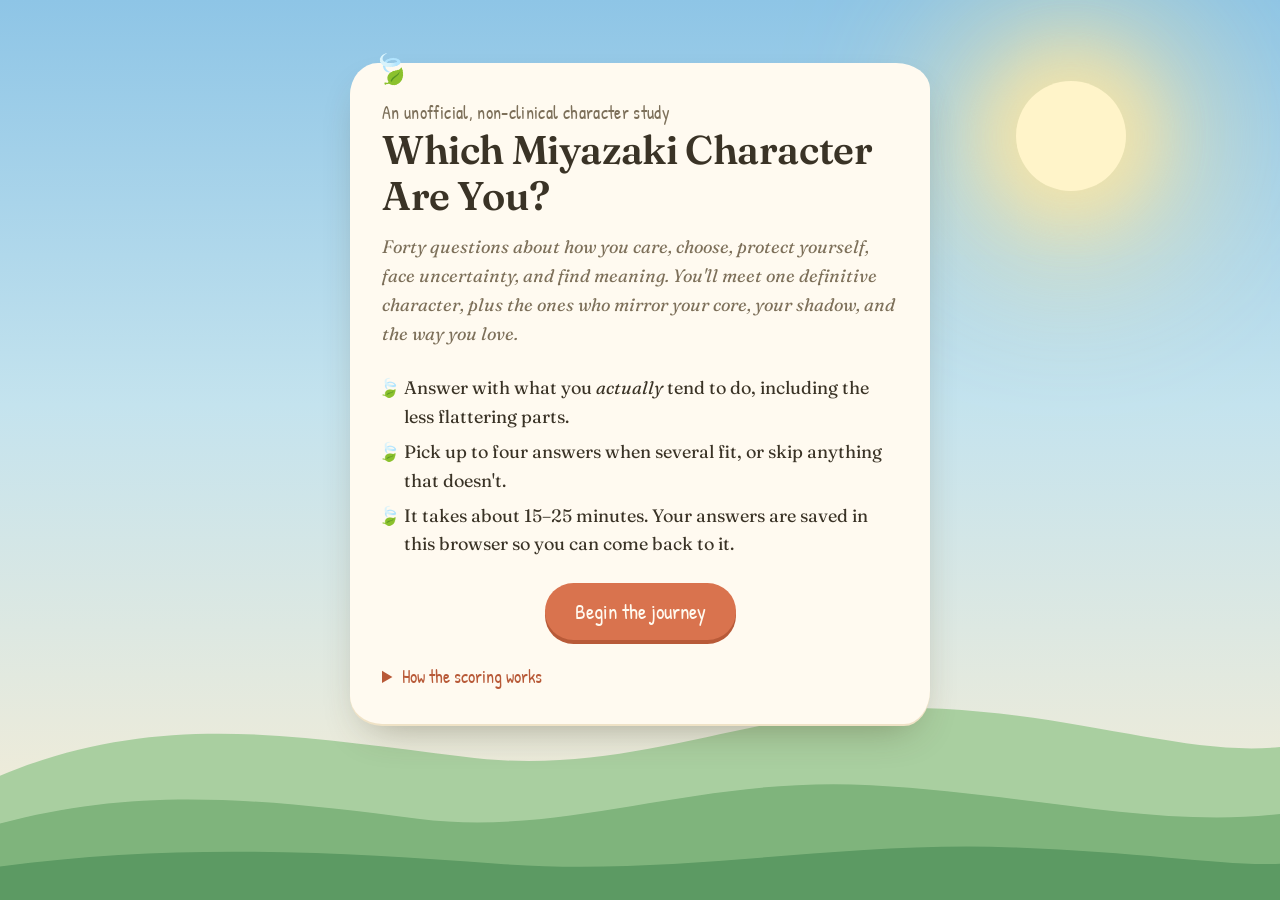
<file: index.html>
<!doctype html>
<html lang="en">
<head>
  <meta charset="utf-8">
  <meta name="viewport" content="width=device-width, initial-scale=1">
  <title>Which Miyazaki Character Are You?</title>
  <meta name="description" content="A 40-question, whimsical personality quiz that matches you to characters from the films of Hayao Miyazaki.">
  <link rel="canonical" href="https://edlyc.github.io/miyazaki-quiz/">
  <link rel="icon" href="data:image/svg+xml,<svg xmlns='http://www.w3.org/2000/svg' viewBox='0 0 100 100'><text y='.9em' font-size='90'>🍃</text></svg>">
  <meta name="theme-color" content="#8ec5e6">

  <!-- Link preview (Open Graph / social cards) -->
  <meta property="og:type" content="website">
  <meta property="og:site_name" content="Which Miyazaki Character Are You?">
  <meta property="og:title" content="Which Miyazaki Character Are You?">
  <meta property="og:description" content="A whimsical 40-question journey through how you care, choose, and find meaning. Meet your definitive character, plus your core, shadow, and relational matches.">
  <meta property="og:url" content="https://edlyc.github.io/miyazaki-quiz/">
  <meta property="og:image" content="https://edlyc.github.io/miyazaki-quiz/og-image.png">
  <meta property="og:image:width" content="1200">
  <meta property="og:image:height" content="630">
  <meta property="og:image:alt" content="Which Miyazaki Character Are You? A painted sky over green hills with a row of round character emblems.">
  <meta name="twitter:card" content="summary_large_image">
  <meta name="twitter:title" content="Which Miyazaki Character Are You?">
  <meta name="twitter:description" content="A whimsical 40-question journey. Meet your definitive Miyazaki character, plus your core, shadow, and relational matches.">
  <meta name="twitter:image" content="https://edlyc.github.io/miyazaki-quiz/og-image.png">

  <link rel="preconnect" href="https://fonts.googleapis.com">
  <link rel="preconnect" href="https://fonts.gstatic.com" crossorigin>
  <link href="https://fonts.googleapis.com/css2?family=Fraunces:ital,opsz,wght@0,9..144,400;0,9..144,600;1,9..144,400&family=Patrick+Hand&display=swap" rel="stylesheet">
  <link rel="stylesheet" href="style.css">
</head>
<body>
  <!-- Painted scenery: sky, sun/moon, drifting clouds, rolling hills, floating motes -->
  <div class="scenery" aria-hidden="true">
    <div class="sun"></div>
    <div class="stars"></div>
    <div class="cloud c1"></div>
    <div class="cloud c2"></div>
    <div class="cloud c3"></div>
    <div class="cloud c4"></div>
    <svg class="hills" viewBox="0 0 1440 320" preserveAspectRatio="none">
      <path class="hill-far" d="M0,190 C180,120 340,150 520,170 C720,195 860,110 1060,120 C1220,128 1340,170 1440,160 L1440,320 L0,320 Z"/>
      <path class="hill-mid" d="M0,240 C160,200 300,215 470,235 C640,255 780,190 980,200 C1160,209 1300,245 1440,230 L1440,320 L0,320 Z"/>
      <path class="hill-near" d="M0,285 C200,260 380,270 560,282 C760,296 940,258 1140,265 C1290,270 1380,285 1440,282 L1440,320 L0,320 Z"/>
    </svg>
    <div class="motes"></div>
  </div>

  <main id="app" aria-live="polite"></main>

  <script src="emblems.js"></script>
  <script src="app.js"></script>
</body>
</html>
</file>
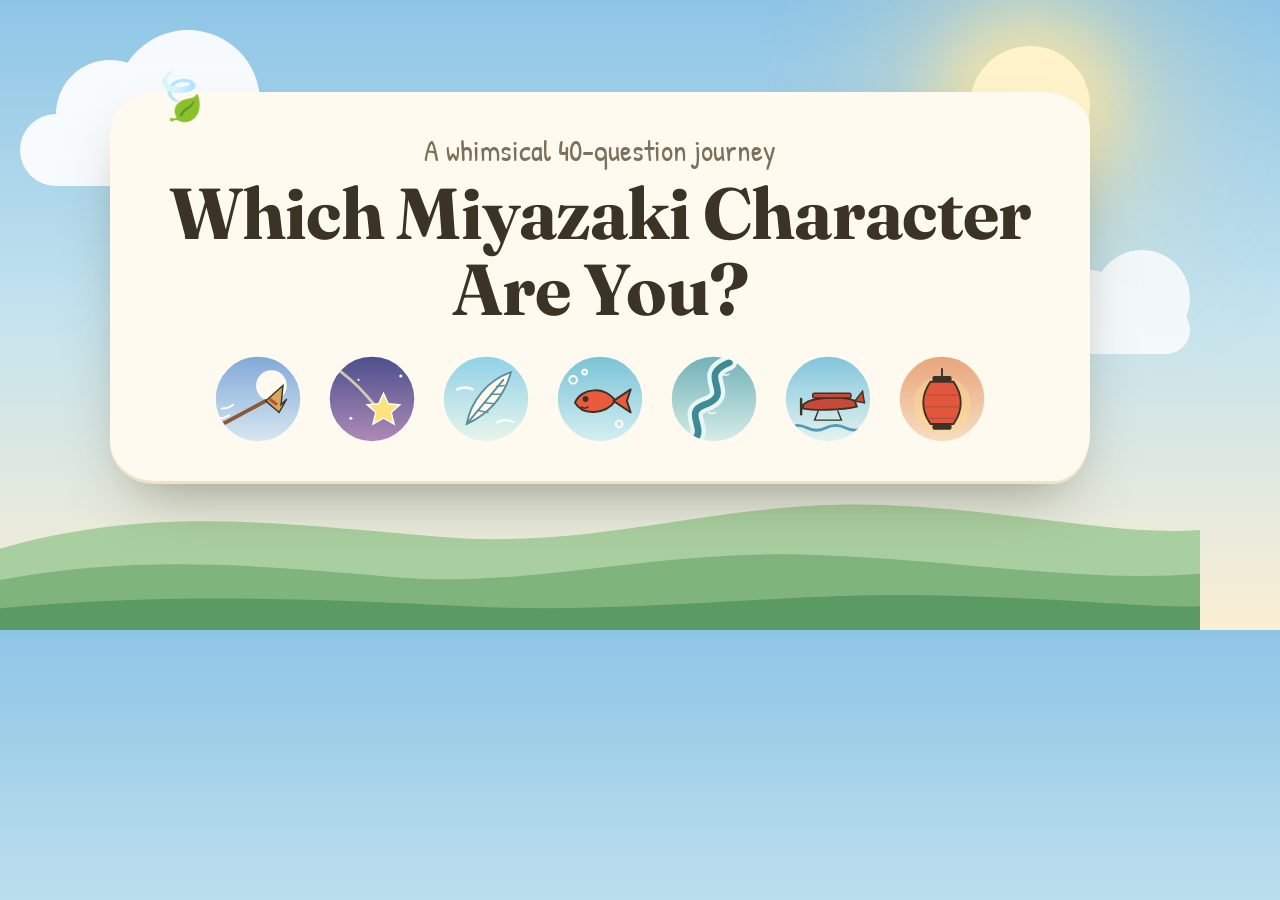
<file: tools/og-image.html>
<!doctype html>
<!-- Source for og-image.png (the link-preview card). Regenerate with:
     node tools/render-og.js -->
<html><head><meta charset="utf-8">
<link href="https://fonts.googleapis.com/css2?family=Fraunces:opsz,wght@9..144,600&family=Patrick+Hand&display=swap" rel="stylesheet">
<style>
  body { margin: 0; width: 1200px; height: 630px; overflow: hidden; position: relative;
    background: linear-gradient(180deg, #8ec5e6 0%, #c4e3ee 50%, #fbeed3 100%); font-family: "Fraunces", Georgia, serif; color: #3a3326; }
  .sun { position: absolute; top: 46px; right: 110px; width: 120px; height: 120px; border-radius: 50%; background: #fff4c9;
    box-shadow: 0 0 60px 30px rgba(255,230,160,.65), 0 0 140px 80px rgba(255,230,160,.5); }
  .cloud { position: absolute; width: 200px; height: 60px; background: #fff; border-radius: 60px; opacity: .92; }
  .cloud::before, .cloud::after { content: ""; position: absolute; background: #fff; border-radius: 50%; }
  .cloud::before { width: 90px; height: 90px; top: -45px; left: 30px; }
  .cloud::after { width: 120px; height: 120px; top: -70px; left: 80px; }
  svg.hills { position: absolute; bottom: 0; left: 0; width: 100%; height: 200px; }
  .card { position: absolute; left: 50%; top: 92px; transform: translateX(-50%); width: 900px; text-align: center;
    background: #fffaf0; border-radius: 40px 48px 36px 44px / 44px 36px 48px 40px; padding: 38px 40px 34px;
    box-shadow: 0 3px 0 #efe2c6, 0 30px 60px -24px rgba(70,60,30,.5); }
  .eyebrow { font-family: "Patrick Hand", cursive; font-size: 30px; color: #7d705a; margin: 0; }
  h1 { font-size: 72px; line-height: 1.05; margin: 6px 0 24px; letter-spacing: -.01em; }
  .row { display: flex; justify-content: center; gap: 18px; }
  .leaf { position: absolute; top: -26px; left: 40px; font-size: 48px; transform: rotate(-20deg); }
</style></head>
<body>
  <div class="sun"></div>
  <div class="cloud" style="top:120px;left:40px;transform:scale(1.2)"></div>
  <div class="cloud" style="top:300px;left:1010px;transform:scale(.8);opacity:.8"></div>
  <svg class="hills" viewBox="0 0 1440 320" preserveAspectRatio="none">
    <path fill="#a9cfa0" d="M0,190 C180,120 340,150 520,170 C720,195 860,110 1060,120 C1220,128 1340,170 1440,160 L1440,320 L0,320 Z"/>
    <path fill="#7fb47c" d="M0,240 C160,200 300,215 470,235 C640,255 780,190 980,200 C1160,209 1300,245 1440,230 L1440,320 L0,320 Z"/>
    <path fill="#5c9a63" d="M0,285 C200,260 380,270 560,282 C760,296 940,258 1140,265 C1290,270 1380,285 1440,282 L1440,320 L0,320 Z"/>
  </svg>
  <div class="card">
    <div class="leaf">🍃</div>
    <p class="eyebrow">A whimsical 40-question journey</p>
    <h1>Which Miyazaki Character<br>Are You?</h1>
    <div class="row" id="row"></div>
  </div>
  <script src="../emblems.js"></script>
  <script>
    for (const id of ["kiki", "howl", "nausicaa", "ponyo", "haku", "porco", "chihiro"])
      document.getElementById("row").insertAdjacentHTML("beforeend", emblemSVG(id, 96));
  </script>
</body></html>
</file>
<file: style.css>
/* ── Palette: watercolor daytime sky; twilight in dark mode ── */
:root {
  --sky-top: #8ec5e6;
  --sky-mid: #c4e3ee;
  --sky-low: #fbeed3;
  --sun: #fff4c9;
  --sun-glow: rgba(255, 230, 160, .65);
  --cloud: #ffffff;
  --hill-far: #a9cfa0;
  --hill-mid: #7fb47c;
  --hill-near: #5c9a63;
  --mote: rgba(255, 252, 230, .95);

  --paper: #fffaf0;
  --paper-edge: #efe2c6;
  --ink: #3a3326;
  --muted: #7d705a;
  --accent: #d9734e;      /* warm terracotta roof-tile */
  --accent-deep: #b85a38;
  --accent-ink: #fffaf0;
  --leaf: #6ea46b;
  --answer: #fffdf7;
  --answer-hover: #fff1dc;
  --shadow: 0 2px 0 var(--paper-edge), 0 18px 40px -18px rgba(70, 60, 30, .45);
}
@media (prefers-color-scheme: dark) {
  :root {
    --sky-top: #1c2348;
    --sky-mid: #3b3f73;
    --sky-low: #a86f7d;
    --sun: #f6f0d6;
    --sun-glow: rgba(240, 235, 200, .35);
    --cloud: #8d8fb8;
    --hill-far: #3d5a59;
    --hill-mid: #2c4744;
    --hill-near: #1f3532;
    --mote: rgba(220, 255, 150, .95); /* fireflies */

    --paper: #2b2a3d;
    --paper-edge: #1d1c2b;
    --ink: #f1ead8;
    --muted: #b9b1c9;
    --accent: #f0a06e;
    --accent-deep: #d9824f;
    --accent-ink: #231f2e;
    --leaf: #9bcf91;
    --answer: #34334a;
    --answer-hover: #3f3d58;
    --shadow: 0 2px 0 var(--paper-edge), 0 18px 40px -18px rgba(0, 0, 0, .7);
  }
}

* { box-sizing: border-box; }
html { min-height: 100%; }
body {
  margin: 0;
  min-height: 100vh;
  color: var(--ink);
  background: linear-gradient(180deg, var(--sky-top) 0%, var(--sky-mid) 45%, var(--sky-low) 100%) fixed;
  background-color: var(--sky-mid);
  font: 18px/1.6 "Fraunces", Georgia, serif;
  display: flex;
  justify-content: center;
  align-items: flex-start;
  padding: 7vh 16px 160px;
  overflow-x: hidden;
}

/* ── Scenery ── */
.scenery { position: fixed; inset: 0; z-index: 0; pointer-events: none; overflow: hidden; }

.sun {
  position: absolute; top: 9%; right: 12%;
  width: 110px; height: 110px; border-radius: 50%;
  background: var(--sun);
  box-shadow: 0 0 60px 30px var(--sun-glow), 0 0 140px 80px var(--sun-glow);
}
.stars { display: none; }
@media (prefers-color-scheme: dark) {
  .sun { width: 80px; height: 80px; box-shadow: inset -18px -6px 0 0 rgba(0,0,0,.08), 0 0 50px 18px var(--sun-glow); }
  .stars {
    display: block; position: absolute; inset: 0 0 40% 0;
    background-image:
      radial-gradient(1.5px 1.5px at 12% 18%, #fff 50%, transparent 51%),
      radial-gradient(1px 1px at 28% 8%, #fff 50%, transparent 51%),
      radial-gradient(1.5px 1.5px at 42% 26%, #fff 50%, transparent 51%),
      radial-gradient(1px 1px at 58% 12%, #fff 50%, transparent 51%),
      radial-gradient(2px 2px at 70% 30%, #fff 50%, transparent 51%),
      radial-gradient(1px 1px at 84% 6%, #fff 50%, transparent 51%),
      radial-gradient(1.5px 1.5px at 92% 22%, #fff 50%, transparent 51%),
      radial-gradient(1px 1px at 6% 34%, #fff 50%, transparent 51%),
      radial-gradient(1px 1px at 35% 40%, #fff 50%, transparent 51%),
      radial-gradient(1.5px 1.5px at 78% 44%, #fff 50%, transparent 51%);
    animation: twinkle 4s ease-in-out infinite alternate;
  }
}

/* Puffy clouds built from overlapping circles */
.cloud {
  position: absolute; left: -260px;
  width: 200px; height: 60px;
  background: var(--cloud); border-radius: 60px;
  opacity: .9; filter: blur(.4px);
  animation: drift linear infinite;
}
.cloud::before, .cloud::after {
  content: ""; position: absolute; background: var(--cloud); border-radius: 50%;
}
.cloud::before { width: 90px; height: 90px; top: -45px; left: 30px; }
.cloud::after  { width: 120px; height: 120px; top: -70px; left: 80px; }
.c1 { top: 14%; transform: scale(1.1); animation-duration: 95s; animation-delay: -20s; }
.c2 { top: 32%; transform: scale(.7);  animation-duration: 130s; animation-delay: -80s; opacity: .75; }
.c3 { top: 6%;  transform: scale(.55); animation-duration: 160s; animation-delay: -40s; opacity: .7; }
.c4 { top: 46%; transform: scale(.9);  animation-duration: 115s; animation-delay: -100s; opacity: .6; }

.hills { position: absolute; bottom: 0; left: 0; width: 100%; height: 34vh; min-height: 180px; }
.hill-far  { fill: var(--hill-far); }
.hill-mid  { fill: var(--hill-mid); }
.hill-near { fill: var(--hill-near); }

/* Floating motes (daylight dandelion fluff / night fireflies) — positions set in JS */
.motes span {
  position: absolute; bottom: -10px;
  width: 6px; height: 6px; border-radius: 50%;
  background: var(--mote);
  box-shadow: 0 0 8px 2px var(--mote);
  opacity: 0;
  animation: float-up linear infinite;
}

/* ── Card ── */
main {
  position: relative; z-index: 1;
  width: 100%; max-width: 580px;
  background: var(--paper);
  border-radius: 28px 34px 26px 32px / 32px 26px 34px 28px; /* slightly hand-cut */
  box-shadow: var(--shadow);
  padding: 36px 32px 32px;
}
main::before { /* little leaf sprig tucked on the corner */
  content: "🍃"; position: absolute; top: -18px; left: 22px; font-size: 30px;
  transform: rotate(-20deg); animation: sway 5s ease-in-out infinite;
}
.screen { animation: bloom .5s cubic-bezier(.2, .8, .3, 1.2) both; }

h1, h2 { font-weight: 600; letter-spacing: -.01em; }
h1 { font-size: clamp(1.9rem, 6vw, 2.5rem); line-height: 1.15; margin: 0 0 14px; }
h2 { font-size: clamp(1.3rem, 4.5vw, 1.55rem); line-height: 1.3; margin: 6px 0 22px; }
.intro { color: var(--muted); font-style: italic; margin: 0 0 26px; }
.count, .film, .eyebrow {
  font-family: "Patrick Hand", "Comic Sans MS", cursive;
  color: var(--muted); font-size: 1.1rem; margin: 0; letter-spacing: .02em;
}
.film { color: var(--leaf); font-size: 1.2rem; margin-bottom: 14px; }

/* ── Buttons ── */
button {
  font: inherit; cursor: pointer; color: inherit;
  border: none; border-radius: 999px; padding: 14px 24px;
  transition: transform .2s cubic-bezier(.3, 1.6, .5, 1), background .2s, box-shadow .2s;
}
button:focus-visible { outline: 3px dashed var(--accent); outline-offset: 3px; }
.primary {
  background: var(--accent); color: var(--accent-ink);
  font-family: "Patrick Hand", cursive; font-size: 1.3rem; padding: 12px 30px;
  box-shadow: 0 4px 0 var(--accent-deep);
}
.primary:hover { transform: translateY(-3px) rotate(-1deg); box-shadow: 0 7px 0 var(--accent-deep); }
.primary:active { transform: translateY(2px); box-shadow: 0 1px 0 var(--accent-deep); }
.secondary {
  background: transparent; font-family: "Patrick Hand", cursive; font-size: 1.3rem;
  box-shadow: inset 0 0 0 2px var(--paper-edge);
}
.secondary:hover { transform: translateY(-2px) rotate(1deg); }

.answers { display: grid; gap: 12px; }
.answer {
  text-align: left; background: var(--answer);
  border-radius: 20px 24px 18px 22px;
  box-shadow: 0 0 0 2px var(--paper-edge), 0 3px 0 2px var(--paper-edge);
  padding: 15px 20px 15px 48px; position: relative;
  animation: bloom .45s cubic-bezier(.2, .8, .3, 1.2) both;
}
.answer[aria-pressed="true"] {
  background: var(--answer-hover);
  box-shadow: 0 0 0 2.5px var(--leaf), 0 3px 0 2.5px var(--leaf);
}
.answer[aria-pressed="true"]::before { content: "🌱"; font-size: 1rem; }
.answer::before { /* small seed bullet that sprouts on hover / when chosen */
  content: "•"; position: absolute; left: 20px; top: 50%; transform: translateY(-52%);
  color: var(--leaf); font-size: 1.6rem; transition: transform .25s;
}
.answer:hover, .answer:focus-visible { background: var(--answer-hover); transform: translateY(-2px) rotate(-.4deg); }
.answer:hover::before, .answer:focus-visible::before { content: "🌱"; font-size: 1rem; transform: translateY(-55%) scale(1.15); }
.answer:nth-child(2) { animation-delay: .06s; }
.answer:nth-child(3) { animation-delay: .12s; }
.answer:nth-child(4) { animation-delay: .18s; }
.answer:nth-child(5) { animation-delay: .24s; }

/* ── Progress: a little vine that grows ── */
.progress {
  height: 10px; background: var(--paper-edge); border-radius: 99px;
  margin-bottom: 18px; position: relative;
}
.bar {
  height: 100%; border-radius: 99px; position: relative;
  background: repeating-linear-gradient(90deg, var(--leaf) 0 14px, color-mix(in srgb, var(--leaf) 80%, #fff) 14px 18px);
  transition: width .6s cubic-bezier(.3, 1.4, .5, 1);
}
.bar::after { content: "🌼"; position: absolute; right: -10px; top: 50%; transform: translateY(-55%); font-size: 18px; }

/* ── Result ── */
.result { text-align: center; padding-bottom: 8px; }
.result h1 { font-size: clamp(2.4rem, 9vw, 3.4rem); margin: 4px 0 2px; }
.result img { width: 100%; border-radius: 20px; margin: 10px 0 16px; }
.result .desc { text-align: left; margin: 0 0 26px; }
.row { display: flex; gap: 12px; justify-content: center; flex-wrap: wrap; }
.sparkle {
  position: fixed; z-index: 2; pointer-events: none; font-size: 20px;
  animation: sparkle 1.6s ease-out forwards;
}

/* ── Intro, question chrome ── */
.notes { padding-left: 1.2em; margin: 0 0 24px; }
.notes li { margin-bottom: 6px; }
.notes li::marker { content: "🍃 "; }
h3 { font-size: 1.15rem; margin: 26px 0 4px; }
.qhead { display: flex; justify-content: space-between; align-items: baseline; gap: 12px; }
.hint { font-family: "Patrick Hand", cursive; color: var(--muted); font-size: 1.05rem; margin: 0; display: block; }
.micro { font-size: .82rem; color: var(--muted); }
a { color: var(--accent-deep); }
@media (prefers-color-scheme: dark) { a { color: var(--accent); } }

textarea {
  width: 100%; margin: 8px 0 4px; padding: 14px 16px;
  font: inherit; font-size: 1rem; color: var(--ink);
  background: var(--answer); border: none; resize: vertical;
  border-radius: 18px 22px 16px 20px;
  box-shadow: inset 0 0 0 2px var(--paper-edge);
}
textarea:focus { outline: none; box-shadow: inset 0 0 0 2.5px var(--leaf); }
#other-wrap { margin-top: 14px; }

.pills { display: flex; flex-wrap: wrap; gap: 8px; margin-top: 12px; }
.pill {
  background: var(--answer); padding: 9px 16px; font-size: .95rem;
  box-shadow: inset 0 0 0 2px var(--paper-edge);
}
.pill:hover { transform: translateY(-2px) rotate(-1deg); }
.pill[aria-pressed="true"] { background: #4a7d4a; color: #fffaf0; box-shadow: none; }
@media (prefers-color-scheme: dark) { .pill[aria-pressed="true"] { background: var(--leaf); color: var(--paper); } }
.pill[aria-pressed="true"]::before { content: "✿ "; }

.alert {
  margin: 16px 0 0; padding: 12px 16px; border-radius: 16px;
  background: color-mix(in srgb, var(--accent) 16%, var(--paper));
  font-family: "Patrick Hand", cursive; font-size: 1.1rem;
}
.nav { display: flex; justify-content: space-between; align-items: center; gap: 8px; margin-top: 26px; flex-wrap: wrap; }
.nav-end { display: flex; gap: 8px; margin-left: auto; }
.ghost { background: transparent; font-family: "Patrick Hand", cursive; font-size: 1.2rem; padding: 10px 14px; color: var(--muted); }
.ghost:hover:not(:disabled) { color: var(--ink); transform: translateY(-2px); }
.ghost:disabled { opacity: .35; cursor: default; }
.nav .primary { font-size: 1.2rem; padding: 10px 24px; }
.foot { display: flex; justify-content: space-between; align-items: center; margin-top: 18px; padding-top: 14px; border-top: 2px dotted var(--paper-edge); }
.link { background: none; padding: 0; color: var(--muted); font-size: .9rem; text-decoration: underline dotted; border-radius: 4px; }

/* ── Results extras ── */
.section { margin-top: 34px; text-align: center; }
.section::before, .section::after { content: " ~ "; color: var(--leaf); }
.layers { display: grid; gap: 12px; }
.layer {
  background: var(--answer); padding: 16px 20px; border-radius: 22px 18px 24px 20px;
  box-shadow: 0 0 0 2px var(--paper-edge);
}
.layer h3 { margin: 2px 0 0; font-size: 1.4rem; }
.layer .film { font-size: 1.05rem; margin-bottom: 6px; }
.layer p:last-child { margin: 0; font-size: .95rem; }
.tag { font-family: "Patrick Hand", cursive; color: var(--muted); font-size: 1.05rem; margin: 0; }
.traits { display: grid; gap: 18px; }
.trait { display: grid; grid-template-columns: 1fr 120px 28px; gap: 10px; align-items: center; font-size: .95rem; margin-top: 6px; }
.track { height: 10px; background: var(--paper-edge); border-radius: 99px; overflow: hidden; }
.track span { display: block; height: 100%; background: var(--leaf); border-radius: 99px; }
.method { margin-top: 22px; }
.method summary { cursor: pointer; font-family: "Patrick Hand", cursive; font-size: 1.15rem; color: var(--accent-deep); }
@media (prefers-color-scheme: dark) { .method summary { color: var(--accent); } }
.method p, .method ol { font-size: .95rem; }
.result + .section { margin-top: 10px; }
.row { margin-top: 24px; }
.screen > .row:first-child { margin-top: 0; }

/* ── Emblems ── */
.emblem { display: block; flex: none; filter: drop-shadow(0 4px 8px rgba(70, 60, 30, .18)); }
.hero-emblem { display: flex; justify-content: center; margin: 12px 0 4px; }
.hero-emblem .emblem { animation: float 5s ease-in-out infinite; }
.layer { display: flex; gap: 16px; align-items: flex-start; }
.method ol { list-style: none; padding: 0; display: grid; gap: 8px; }
.method li { display: flex; align-items: center; gap: 10px; }
@keyframes float { 0%, 100% { transform: translateY(0) rotate(-2deg); } 50% { transform: translateY(-6px) rotate(2deg); } }

/* ── Motion ── */
@keyframes drift   { to { left: 110%; } }
@keyframes twinkle { from { opacity: .55; } to { opacity: 1; } }
@keyframes sway    { 0%, 100% { transform: rotate(-20deg); } 50% { transform: rotate(-5deg); } }
@keyframes bloom   { from { opacity: 0; transform: translateY(12px) scale(.97); } to { opacity: 1; transform: none; } }
@keyframes float-up {
  0%   { transform: translate(0, 0); opacity: 0; }
  10%  { opacity: .9; }
  50%  { transform: translate(30px, -50vh); }
  90%  { opacity: .8; }
  100% { transform: translate(-20px, -100vh); opacity: 0; }
}
@keyframes sparkle {
  0%   { transform: translate(0, 0) scale(.4) rotate(0); opacity: 1; }
  100% { transform: translate(var(--dx), var(--dy)) scale(1.1) rotate(200deg); opacity: 0; }
}
@media (prefers-reduced-motion: reduce) {
  *, *::before, *::after { animation: none !important; transition: none !important; }
  .cloud { left: var(--rest, 10%); }
  .c1 { --rest: 8%; } .c2 { --rest: 60%; } .c3 { --rest: 35%; } .c4 { --rest: 75%; }
}

@media (max-width: 480px) {
  body { padding-top: 5vh; font-size: 17px; }
  main { padding: 30px 20px 24px; }
  .trait { grid-template-columns: 1fr 80px 26px; }
  .nav .primary { padding: 10px 18px; }
  .layer { gap: 12px; padding: 14px 16px; }
  .layer .emblem { width: 48px; height: 48px; }
  .sun { width: 70px; height: 70px; top: 5%; right: 8%; }
}
</file>
